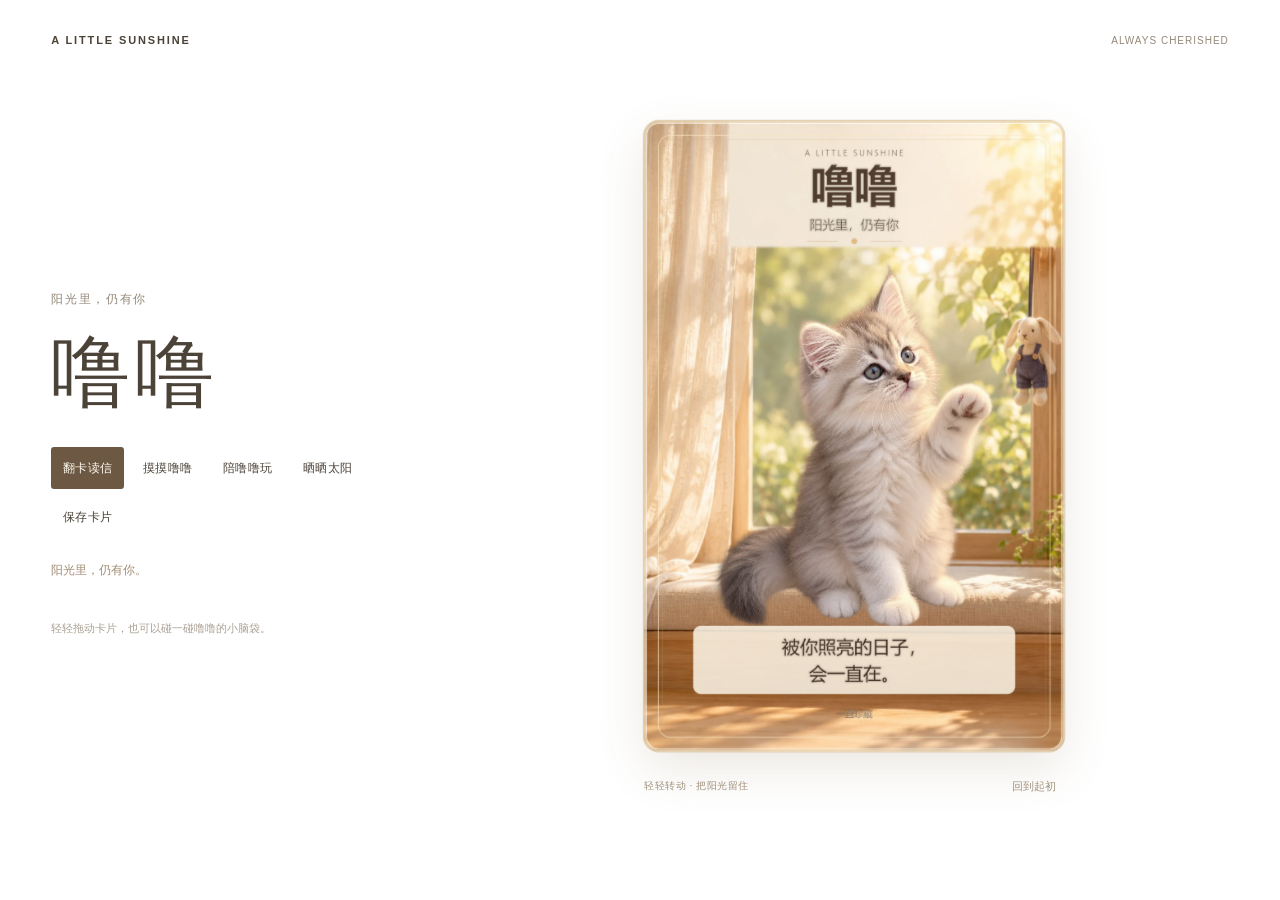
<file: index.html>
<!doctype html>
<html lang="zh-CN"><head>
<meta charset="utf-8"><meta name="viewport" content="width=device-width,initial-scale=1"><meta name="theme-color" content="#ffffff">
<title>噜噜 · 阳光里，仍有你</title><meta name="description" content="把想念放在有阳光的地方。转动闪卡、摸摸噜噜，翻开一封温柔的信。">
<link rel="icon" href="data:,"><link rel="preload" as="image" href="./assets/front-v2.jpg" fetchpriority="high">
<link rel="stylesheet" href="./style-v2.css?v=2"><link rel="stylesheet" href="./back.css?v=2">
<meta property="og:title" content="噜噜 · 阳光里，仍有你"><meta property="og:description" content="那些被你照亮的日子，会一直在。"><meta property="og:type" content="website"><meta property="og:url" content="https://pyzgogogo.github.io/lulu-sunshine/"><meta property="og:image" content="https://pyzgogogo.github.io/lulu-sunshine/assets/front-v2.jpg"><link rel="canonical" href="https://pyzgogogo.github.io/lulu-sunshine/">
</head><body>
<header class="topbar"><a class="wordmark" href="./">A LITTLE SUNSHINE</a><span class="edition">ALWAYS CHERISHED</span></header>
<main><section class="identity" aria-labelledby="card-title">
<p class="kicker">阳光里，仍有你</p><h1 id="card-title">噜噜</h1>
<div class="actions" aria-label="陪噜噜待一会儿">
<button id="flip" class="primary" type="button" data-interactive disabled>翻卡读信</button>
<button id="pet" type="button" data-interactive disabled>摸摸噜噜</button>
<button id="play" type="button" aria-pressed="false" data-interactive disabled>陪噜噜玩</button>
<button id="sun" type="button" aria-pressed="false" data-interactive disabled>晒晒太阳</button>
<button id="save" type="button" data-interactive disabled>保存卡片</button>
</div><p id="interaction-status" class="interaction-status" role="status" aria-live="polite">阳光里，仍有你。</p>
<p class="usage">轻轻拖动卡片，也可以碰一碰噜噜的小脑袋。</p>
</section>
<section class="display" aria-label="噜噜的陪伴闪卡">
<div id="card-scene" class="card-scene" data-flipped="false" tabindex="0" role="region" aria-label="拖动转动卡片，F 或回车键翻面，R 键复位">
<div class="card-aspect"></div><div id="card-tilt" class="card-tilt"><div class="card-flipper">
<div class="card-face card-front" aria-hidden="false">
<img id="front-preview" class="front-preview" src="./assets/front-v2.jpg" width="1024" height="1536" fetchpriority="high" alt="噜噜抬起小爪，坐在洒满阳光的窗边。卡面写着：被你照亮的日子，会一直在。" draggable="false">
<div class="art-layers" aria-hidden="true"><img id="background-layer" class="art-layer" alt="" draggable="false"><img id="subject-layer" class="art-layer subject-layer" alt="" draggable="false"><img id="text-layer" class="art-layer text-layer" alt="" draggable="false"></div>
<div class="foil" aria-hidden="true"></div><div class="sunbeam" aria-hidden="true"></div><div class="front-edge"></div><div id="effects" class="effects" aria-hidden="true"></div>
<button id="toy" class="toy" type="button" hidden aria-label="拖动小羽毛，陪噜噜玩"><svg viewBox="0 0 48 110" aria-hidden="true"><path d="M24 0v38" fill="none" stroke="#ac8b58" stroke-width="1.6"/><circle cx="24" cy="37" r="4" fill="#d4b77e"/><path d="M25 41c-17 4-22 26-12 49 5-3 13-12 16-22 1 14-3 27-8 37 20-15 22-40 4-64Z" fill="#d5b99e"/><path d="m25 43-7 47m4-34-8 4m7 8-9 6m15-16 7 5m-8 8 6 7" fill="none" stroke="#fff8ea" stroke-width="1.5"/></svg></button>
</div><div class="card-face card-back" aria-hidden="true"><div class="back-paper">
  <div class="back-topline">
    <span>写给我最爱的噜噜</span>
    <svg class="back-paw" viewBox="0 0 36 36" aria-hidden="true"><ellipse cx="10" cy="12" rx="3.2" ry="4.5" transform="rotate(-22 10 12)"/><ellipse cx="18" cy="8" rx="3.1" ry="4.3"/><ellipse cx="26" cy="12" rx="3.2" ry="4.5" transform="rotate(22 26 12)"/><path d="M8.5 24c0-4 5.4-10.3 9.5-10.3S27.5 20 27.5 24c0 3.8-3.2 5.1-5.8 4.2-2.3-.8-5.1-.8-7.4 0-2.6.9-5.8-.4-5.8-4.2Z"/></svg>
  </div>

  <header class="back-heading">
    <div class="back-portrait"><img src="./assets/subject-v2.webp" alt="噜噜抬起小爪的模样" draggable="false" loading="lazy"></div>
    <div class="back-title-group">
      <p class="back-name">噜噜 <span>· 一直被爱着</span></p>
      <h2>阳光里，仍有你</h2>
      <span class="back-title-rule" aria-hidden="true"></span>
    </div>
  </header>

  <div class="back-letter">
    <p>我记得你伸出小爪的认真，<br>也记得你望过来时，眼睛里的光。</p>
    <p>想你的时候，可以笑，也可以难过。<br>那些一起度过的小小日常，<br>我都会轻轻地留着。</p>
  </div>

  <section class="back-memories" aria-label="翻看噜噜的小回忆">
    <div class="memory-tabs" role="group" aria-label="选择一个小回忆">
      <button type="button" class="memory-tab is-active" data-memory="paw" aria-pressed="true">小爪爪</button>
      <button type="button" class="memory-tab" data-memory="sun" aria-pressed="false">晒太阳</button>
      <button type="button" class="memory-tab" data-memory="eyes" aria-pressed="false">亮眼睛</button>
    </div>
    <p id="memory-line" class="memory-line" aria-live="polite">你抬起的小爪，好像还在轻轻碰我的手。</p>
  </section>

  <div class="back-note-area">
    <button id="write-note" class="write-note" type="button"><svg viewBox="0 0 20 20" aria-hidden="true"><path d="m4 13 9-9 3 3-9 9-4 1 1-4Zm7-7 3 3"/></svg><span>留一句想念</span></button>
    <p id="saved-note" class="saved-note" hidden></p>
  </div>

  <footer class="back-signoff"><span aria-hidden="true">✧</span> 那些被你照亮的日子，会一直在 <span aria-hidden="true">✧</span></footer>
</div>
</div>
</div></div></div>
<div class="view-meta"><span id="view-label">轻轻转动 · 把阳光留住</span><button id="reset" class="reset-button" type="button" data-interactive disabled>回到起初</button></div>
<p id="load-status" class="load-status" hidden>卡面还在路上，可以先翻卡读信。</p>
</section></main>
<noscript><p class="noscript-note">这一页已为你留住完整卡面。开启浏览器脚本后，还可以翻卡读信和轻轻互动。</p></noscript>
<div id="note-modal" class="modal" role="dialog" aria-modal="true" aria-labelledby="note-heading" hidden><div class="modal-panel"><button class="modal-close" data-close type="button" aria-label="关闭">×</button><h2 id="note-heading">留一句想念</h2><form id="note-form"><label for="note-input">今天，想对噜噜说些什么？</label><p>仅保存在本机，分享链接不会带上留言；保存卡背图片可以把这句话一起留下。</p><textarea id="note-input" maxlength="80" placeholder="今天的阳光很好，也很想你。"></textarea><div class="modal-actions"><button type="submit">把这句留下</button><button id="clear-note" class="quiet" type="button">清空留言</button></div></form></div></div>
<div id="save-modal" class="modal" role="dialog" aria-modal="true" aria-labelledby="save-heading" hidden><div class="modal-panel"><button class="modal-close" data-close type="button" aria-label="关闭">×</button><h2 id="save-heading">把这一刻留住</h2><p>手机上可以长按图片保存。</p><img id="save-image" class="save-preview" alt="可保存的噜噜卡片" hidden><p id="save-error" hidden>可以先长按这张卡面保存；翻卡寄语仍在页面里陪着你。</p><a id="download-image" class="download-button" hidden>下载图片</a></div></div>
<script src="./app-v2.js?v=2" defer></script></body></html>
</file>
<file: style-v2.css>
@charset "UTF-8";
:root{color-scheme:light;--ink:#4b4238;--muted:#948777;--gold:#c4a776;--card-width:360px;font-family:"Microsoft YaHei","PingFang SC",Arial,sans-serif;font-synthesis:none}
*{box-sizing:border-box}html,body{margin:0;min-height:100%;background:#fff;color:var(--ink)}body{padding:0 clamp(20px,4vw,66px) 28px}button,a,textarea{-webkit-tap-highlight-color:transparent}button{font:inherit;color:inherit;cursor:pointer}button:disabled{opacity:.4;cursor:default}[hidden]{display:none!important}
a{color:inherit}button:focus-visible,a:focus-visible,textarea:focus-visible,.card-scene:focus-visible{outline:2px solid #b39b73;outline-offset:5px}.topbar{height:80px;display:flex;align-items:center;justify-content:space-between;gap:16px}.wordmark{text-decoration:none;font:600 11px Arial,sans-serif;letter-spacing:.17em}.edition{font:10px Arial,sans-serif;letter-spacing:.1em;color:var(--muted)}
main{max-width:1380px;min-height:calc(100svh - 130px);margin:auto;display:grid;grid-template-columns:minmax(250px,34%) 1fr;align-items:center;gap:28px}.identity{padding:22px 0}.kicker{font-size:12px;font-weight:400;letter-spacing:.14em;color:var(--muted);margin:0 0 18px}h1{font-size:clamp(62px,6.2vw,92px);line-height:1.15;font-weight:500;letter-spacing:.06em;margin:0 0 30px}.actions{display:flex;flex-wrap:wrap;gap:7px;max-width:345px}.actions button{font-size:12px;letter-spacing:.02em;min-height:42px;padding:10px 12px;border:0;border-radius:3px;background:transparent;transition:background .2s}.actions button:hover,.actions button[aria-pressed="true"]{background:#f2ebe0;color:#6d5435}.actions .primary{background:#6d5943;color:#fffaf1}.actions .primary:hover{background:#554330;color:#fff}.interaction-status{font-size:12px;line-height:1.8;color:#a18c73;min-height:3.6em;max-width:310px;margin:22px 0 0}.usage{font-size:11px;line-height:1.8;color:#aaa093;margin:16px 0 0}.display{min-width:0;display:flex;flex-direction:column;align-items:center;padding:22px 0 30px}.card-scene{width:min(100%,420px);perspective:1400px;position:relative;touch-action:pan-y;outline:none;-webkit-user-select:none;user-select:none}.card-aspect{padding-top:150%}.card-tilt,.card-flipper{position:absolute;inset:0;transform-style:preserve-3d;-webkit-transform-style:preserve-3d}.card-tilt{transform:rotateX(-1deg) rotateY(-7deg);transition:transform .3s ease}.card-scene.dragging .card-tilt{transition:none}.card-flipper{transition:transform .8s cubic-bezier(.2,.75,.15,1);transform:rotateY(0deg)}.card-scene[data-flipped="true"] .card-flipper{transform:rotateY(180deg)}.card-face{position:absolute;inset:0;border-radius:15px;overflow:hidden;backface-visibility:hidden;-webkit-backface-visibility:hidden;box-shadow:0 18px 48px rgba(117,89,47,.14),0 0 0 1px rgba(197,169,122,.5);background:#f8eddb;isolation:isolate}.card-front{transform:rotateY(0deg) translateZ(1px)}.card-back{transform:rotateY(180deg) translateZ(1px);pointer-events:none}.card-scene[data-flipped="true"] .card-front{pointer-events:none}.card-scene[data-flipped="true"] .card-back{pointer-events:auto}.front-preview,.art-layers,.art-layer,.foil,.sunbeam,.effects{position:absolute;inset:0;width:100%;height:100%;pointer-events:none}.front-preview{display:block;object-fit:cover}.art-layers{opacity:0}.layers-ready .art-layers{opacity:1}.layers-ready .front-preview{opacity:0}.art-layer{object-fit:cover}.subject-layer{transform:scale(.7142857);transform-origin:50% 50%}.text-layer{z-index:3}.foil{z-index:4;opacity:.2;background:linear-gradient(120deg,transparent 14%,rgba(255,227,171,.08) 30%,rgba(184,203,246,.35) 43%,rgba(255,251,226,.6) 48%,rgba(239,195,212,.22) 54%,transparent 67%);background-size:210% 160%;background-position:var(--shine-x,50%) var(--shine-y,50%);mix-blend-mode:soft-light}.front-edge{position:absolute;inset:0;z-index:5;border:2px solid rgba(236,214,175,.8);border-radius:inherit;pointer-events:none;box-shadow:inset 0 0 0 1px rgba(255,255,255,.7)}.sunbeam{z-index:4;background:linear-gradient(135deg,rgba(255,224,152,.5),transparent 52%);opacity:0;transition:opacity 1s}.sun-on .sunbeam{opacity:.5;animation:sun-breathe 7s ease-in-out infinite}.effects{z-index:7;overflow:hidden}.sparkle{position:absolute;color:#b28d4d;font:24px Georgia,serif;transform:translate(-50%,-50%);animation:sparkle-away 1.5s ease-out forwards;text-shadow:0 0 8px #fff8d9}.sparkle.paw{font-size:17px;color:#987954}.view-meta{display:flex;align-items:center;justify-content:space-between;width:min(100%,420px);margin:20px 0 0;font-size:10px;letter-spacing:.05em;color:#a39480}.reset-button{background:none;border:0;padding:8px;font-size:11px;color:#a39480}.load-status{font-size:11px;color:#a39480;text-align:center;line-height:1.8;margin:8px 0}.toy{position:absolute;left:76%;top:34%;width:45px;height:94px;background:none;border:0;padding:0;z-index:8;cursor:grab;touch-action:none;transform-origin:50% 0;animation:toy-sway 3s ease-in-out infinite}.toy:active{cursor:grabbing;animation:none}.toy svg{width:100%;height:100%;filter:drop-shadow(0 3px 4px rgba(93,65,25,.12))}.card-scene[data-flipped="true"] .toy{visibility:hidden}
.modal{position:fixed;inset:0;z-index:30;background:rgba(45,37,27,.36);display:flex;align-items:center;justify-content:center;padding:22px;backdrop-filter:blur(4px)}.modal-panel{position:relative;width:min(100%,410px);max-height:88svh;overflow:auto;background:#fffaf0;border-radius:15px;padding:30px;color:#69503c;box-shadow:0 20px 70px rgba(33,24,12,.2)}.modal h2{font-size:23px;font-weight:500;margin:2px 0 17px}.modal p{font-size:12px;line-height:1.9;color:#95816a}.modal-close{position:absolute;right:12px;top:9px;border:0;background:none;font-size:25px;padding:8px;color:#a28c73}.modal textarea{display:block;width:100%;min-height:120px;border:1px solid #ddceb7;background:#fffdf7;resize:vertical;border-radius:7px;padding:12px;font:15px/1.9 inherit;color:#5d4935}.modal-actions{display:flex;gap:10px;flex-wrap:wrap;margin-top:18px}.modal-actions button,.download-button{border:0;border-radius:5px;background:#7c6347;color:#fffaf0;padding:11px 17px;text-decoration:none;font-size:13px}.modal-actions .quiet{color:#9a8266;background:transparent}.save-preview{display:block;width:100%;height:auto;max-height:60svh;object-fit:contain;margin:10px auto}.noscript-note{font-size:12px;color:#9c856a;text-align:center;margin:20px}
@keyframes sparkle-away{0%{opacity:0;transform:translate(-50%,-20%) scale(.5)}20%{opacity:1}100%{opacity:0;transform:translate(-50%,-150%) scale(1.1)}}@keyframes toy-sway{0%,100%{transform:rotate(-8deg)}50%{transform:rotate(9deg)}}@keyframes sun-breathe{0%,100%{opacity:.3}50%{opacity:.6}}
@media(min-width:1400px){.card-scene,.view-meta{width:450px}}@media(max-width:850px){body{padding-inline:22px}.topbar{height:65px}main{min-height:0;display:block}.identity{padding:20px 0 3px;text-align:center}.kicker{margin-bottom:12px}h1{font-size:58px;margin-bottom:17px}.actions{justify-content:center;max-width:none;gap:4px}.actions button{min-height:40px;padding:9px 10px;font-size:11px}.interaction-status{max-width:none;min-height:1.8em;margin:10px 0 0;font-size:11px}.usage{margin:7px 0 0;font-size:10px}.display{padding:24px 4px 15px}.card-scene,.view-meta{width:min(100%,340px)}.card-tilt{transform:rotateX(0) rotateY(0)}.edition{font-size:8px}.wordmark{font-size:10px}.view-meta{margin-top:12px}}@media(max-width:370px){body{padding-inline:15px}.actions button{padding-inline:8px;font-size:10px}.card-scene,.view-meta{width:292px;max-width:100%}.back-portrait{display:none}}@media(prefers-reduced-motion:reduce){*,*::before,*::after{animation:none!important;transition:none!important}.card-tilt{transform:none!important}.foil{opacity:.12}}
</file>
<file: back.css>
.card-back {
  --back-ink: #69503c;
  --back-muted: #9b8065;
  --back-gold: #bb9664;
  color: var(--back-ink);
  background: #fff9ed;
}

.card-back .back-paper {
  box-sizing: border-box;
  position: relative;
  display: flex;
  flex-direction: column;
  width: 100%;
  height: 100%;
  padding: clamp(16px, calc(var(--card-width, 360px) * .06), 28px);
  overflow: hidden;
  border: 1px solid rgba(184, 148, 96, .48);
  border-radius: inherit;
  background:
    radial-gradient(ellipse at 96% 0, rgba(250, 214, 155, .32), transparent 50%),
    radial-gradient(ellipse at 0 90%, rgba(226, 230, 211, .3), transparent 54%),
    repeating-linear-gradient(0deg, transparent 0 3px, rgba(174, 143, 92, .025) 3px 4px),
    #fff9ed;
  box-shadow: inset 0 0 0 6px rgba(255, 255, 255, .5), inset 0 0 0 7px rgba(184, 148, 96, .18);
  text-align: left;
}

.card-back .back-topline {
  display: flex;
  align-items: center;
  justify-content: space-between;
  flex: 0 0 auto;
  margin-bottom: clamp(10px, calc(var(--card-width, 360px) * .038), 17px);
  color: var(--back-muted);
  font-size: clamp(10px, calc(var(--card-width, 360px) * .032), 14px);
  letter-spacing: .12em;
}

.card-back .back-paw {
  width: clamp(17px, calc(var(--card-width, 360px) * .06), 26px);
  height: auto;
  fill: #c8ac7d;
  opacity: .75;
}

.card-back .back-heading {
  display: flex;
  align-items: center;
  gap: clamp(11px, calc(var(--card-width, 360px) * .038), 18px);
  flex: 0 0 auto;
  margin-bottom: clamp(13px, calc(var(--card-width, 360px) * .046), 21px);
}

.card-back .back-portrait {
  position: relative;
  flex: 0 0 auto;
  width: clamp(55px, calc(var(--card-width, 360px) * .2), 90px);
  aspect-ratio: 1;
  overflow: hidden;
  border: 1px solid rgba(190, 158, 110, .65);
  border-radius: 50%;
  background: radial-gradient(circle at 45% 35%, #fff7df, #e9d4ae);
  box-shadow: 0 0 0 4px rgba(255, 255, 255, .7);
}

.card-back .back-portrait img {
  position: absolute;
  top: -48%;
  left: -40%;
  width: 180%;
  height: 270%;
  max-width: none;
  object-fit: contain;
  object-position: center 15%;
  pointer-events: none;
}

.card-back .back-title-group {
  min-width: 0;
}

.card-back .back-name {
  margin: 0 0 clamp(5px, calc(var(--card-width, 360px) * .018), 8px);
  color: var(--back-muted);
  font-size: clamp(11px, calc(var(--card-width, 360px) * .036), 16px);
  letter-spacing: .08em;
}

.card-back .back-name span {
  font-size: .8em;
  letter-spacing: .025em;
}

.card-back .back-heading h2 {
  margin: 0;
  color: #6b4b33;
  font-family: "Noto Serif SC", "Songti SC", "SimSun", serif;
  font-size: clamp(17px, calc(var(--card-width, 360px) * .056), 26px);
  font-weight: 500;
  line-height: 1.35;
  letter-spacing: .025em;
  white-space: nowrap;
}

.card-back .back-title-rule {
  display: block;
  width: 42%;
  height: 1px;
  margin-top: clamp(8px, calc(var(--card-width, 360px) * .03), 14px);
  background: linear-gradient(90deg, #b99565, transparent);
}

.card-back .back-letter {
  flex: 0 0 auto;
  font-family: "Noto Serif SC", "Songti SC", "SimSun", serif;
  font-size: clamp(12px, calc(var(--card-width, 360px) * .039), 18px);
  line-height: 1.85;
  letter-spacing: .015em;
}

.card-back .back-letter p {
  margin: 0 0 clamp(8px, calc(var(--card-width, 360px) * .026), 12px);
}

.card-back .back-memories {
  flex: 0 0 auto;
  padding-top: clamp(8px, calc(var(--card-width, 360px) * .026), 12px);
  border-top: 1px solid rgba(180, 151, 109, .22);
}

.card-back .memory-tabs {
  display: flex;
  gap: clamp(5px, calc(var(--card-width, 360px) * .02), 9px);
}

.card-back .memory-tab {
  flex: 1;
  min-width: 0;
  padding: clamp(6px, calc(var(--card-width, 360px) * .022), 10px) 3px;
  border: 1px solid rgba(172, 140, 95, .25);
  border-radius: 999px;
  color: #8d7459;
  background: rgba(255, 255, 255, .42);
  font: inherit;
  font-size: clamp(10px, calc(var(--card-width, 360px) * .034), 15px);
  line-height: 1.1;
  cursor: pointer;
  -webkit-tap-highlight-color: transparent;
  touch-action: manipulation;
  transition: background .2s ease, border-color .2s ease, color .2s ease;
}

.card-back .memory-tab[aria-pressed="true"],
.card-back .memory-tab.is-active {
  border-color: rgba(168, 128, 73, .52);
  color: #77532e;
  background: #efe1c8;
}

.card-back .memory-tab:focus-visible,
.card-back .write-note:focus-visible {
  outline: 2px solid #97764d;
  outline-offset: 3px;
}

.card-back .memory-line {
  min-height: 2.9em;
  margin: clamp(8px, calc(var(--card-width, 360px) * .026), 12px) 0 0;
  color: #8c745e;
  font-size: clamp(11px, calc(var(--card-width, 360px) * .035), 16px);
  line-height: 1.65;
}

.card-back .back-note-area {
  flex: 0 0 auto;
  margin-top: clamp(4px, calc(var(--card-width, 360px) * .015), 7px);
}

.card-back .write-note {
  display: inline-flex;
  align-items: center;
  justify-content: center;
  gap: .45em;
  min-height: clamp(29px, calc(var(--card-width, 360px) * .1), 45px);
  padding: 0 clamp(12px, calc(var(--card-width, 360px) * .045), 20px);
  border: 1px solid rgba(165, 129, 78, .4);
  border-radius: 5px;
  color: #785a37;
  background: rgba(255, 255, 255, .65);
  font: inherit;
  font-size: clamp(11px, calc(var(--card-width, 360px) * .036), 16px);
  letter-spacing: .05em;
  cursor: pointer;
  -webkit-tap-highlight-color: transparent;
  touch-action: manipulation;
}

.card-back .write-note svg {
  width: 1.15em;
  height: 1.15em;
  fill: none;
  stroke: currentColor;
  stroke-width: 1.25;
  stroke-linecap: round;
  stroke-linejoin: round;
}

.card-back .saved-note {
  display: -webkit-box;
  margin: clamp(7px, calc(var(--card-width, 360px) * .024), 11px) 0 0;
  padding-left: .75em;
  overflow: hidden;
  border-left: 2px solid #d3b88b;
  color: #8c7158;
  font-family: "Noto Serif SC", "Songti SC", "SimSun", serif;
  font-size: clamp(11px, calc(var(--card-width, 360px) * .034), 15px);
  line-height: 1.5;
  overflow-wrap: anywhere;
  -webkit-line-clamp: 2;
  -webkit-box-orient: vertical;
}

.card-back .saved-note[hidden] {
  display: none;
}

.card-back .back-signoff {
  display: flex;
  align-items: center;
  justify-content: center;
  gap: .55em;
  flex: 0 0 auto;
  margin-top: auto;
  padding-top: clamp(10px, calc(var(--card-width, 360px) * .035), 16px);
  color: #9e8567;
  font-size: clamp(9px, calc(var(--card-width, 360px) * .028), 13px);
  line-height: 1.4;
  letter-spacing: .025em;
  white-space: nowrap;
}

.card-back .back-signoff span {
  color: #c7ab7b;
}
</file>
